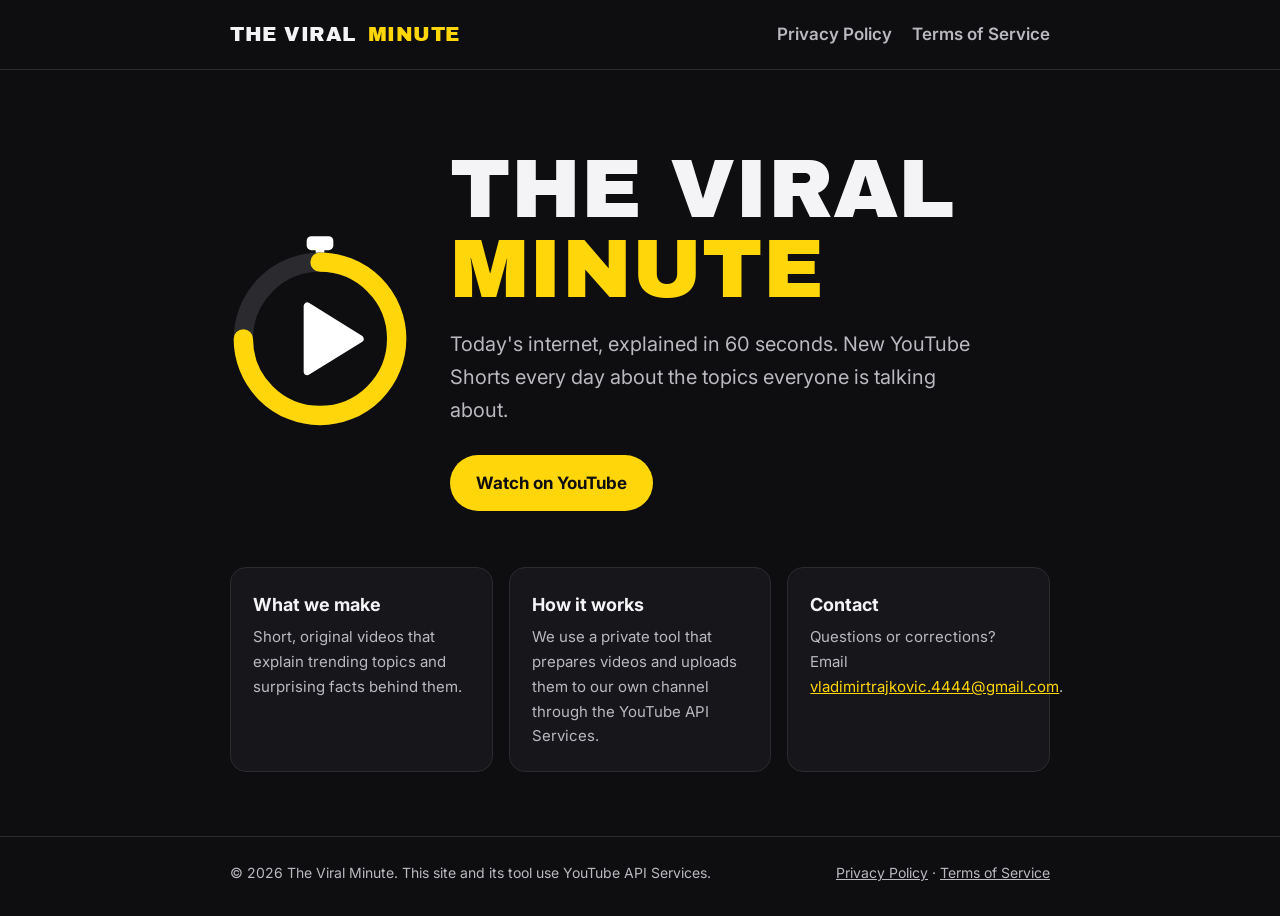
<file: index.html>
<!doctype html>
<html lang="en">
<head>
<meta charset="utf-8">
<meta name="viewport" content="width=device-width, initial-scale=1">
<title>The Viral Minute</title>
<meta name="description" content="Today's internet, explained in 60 seconds. New YouTube Shorts every day.">
<link rel="preconnect" href="https://fonts.googleapis.com">
<link rel="preconnect" href="https://fonts.gstatic.com" crossorigin>
<link href="https://fonts.googleapis.com/css2?family=Archivo+Black&family=Inter:wght@400;600;700&display=swap" rel="stylesheet">
<link rel="stylesheet" href="style.css">
<link rel="icon" href="data:image/svg+xml,%3Csvg xmlns='http://www.w3.org/2000/svg' viewBox='130 100 540 590'%3E%3Ccircle cx='400' cy='420' r='230' fill='none' stroke='%23FFD60A' stroke-width='58'/%3E%3Cpath d='M362 322 L362 518 L520 420 Z' fill='%23FFD60A'/%3E%3C/svg%3E">
</head>
<body>
<header>
  <div class="wrap">
    <a class="brand" href="index.html">THE VIRAL <span>MINUTE</span></a>
    <nav>
      <a href="privacy.html">Privacy Policy</a>
      <a href="terms.html">Terms of Service</a>
    </nav>
  </div>
</header>

<main class="wrap">
  <section class="hero">
    <svg width="180" height="197" viewBox="130 100 540 590" role="img" aria-label="The Viral Minute logo">
      <rect x="360" y="112" width="80" height="42" rx="14" fill="#FFFFFF"/>
      <rect x="387" y="148" width="26" height="30" fill="#FFFFFF"/>
      <circle cx="400" cy="420" r="230" fill="none" stroke="#2A2A2F" stroke-width="58"/>
      <path d="M400 190 A230 230 0 1 1 170 420" fill="none" stroke="#FFD60A" stroke-width="58" stroke-linecap="round"/>
      <path d="M362 322 L362 518 L520 420 Z" fill="#FFFFFF" stroke="#FFFFFF" stroke-width="22" stroke-linejoin="round"/>
    </svg>
    <div>
      <h1>THE VIRAL<br><span>MINUTE</span></h1>
      <p>Today's internet, explained in 60 seconds. New YouTube Shorts every day about the topics everyone is talking about.</p>
      <a class="btn" href="https://www.youtube.com/@The_Viral_Minute-m9h">Watch on YouTube</a>
    </div>
  </section>

  <section class="cards" aria-label="About the channel">
    <div class="card">
      <h2>What we make</h2>
      <p>Short, original videos that explain trending topics and surprising facts behind them.</p>
    </div>
    <div class="card">
      <h2>How it works</h2>
      <p>We use a private tool that prepares videos and uploads them to our own channel through the YouTube API Services.</p>
    </div>
    <div class="card">
      <h2>Contact</h2>
      <p>Questions or corrections? Email <a href="mailto:vladimirtrajkovic.4444@gmail.com">vladimirtrajkovic.4444@gmail.com</a>.</p>
    </div>
  </section>
</main>

<footer>
  <div class="wrap">
    <span>© 2026 The Viral Minute. This site and its tool use YouTube API Services.</span>
    <span><a href="privacy.html">Privacy Policy</a> · <a href="terms.html">Terms of Service</a></span>
  </div>
</footer>
</body>
</html>
</file>
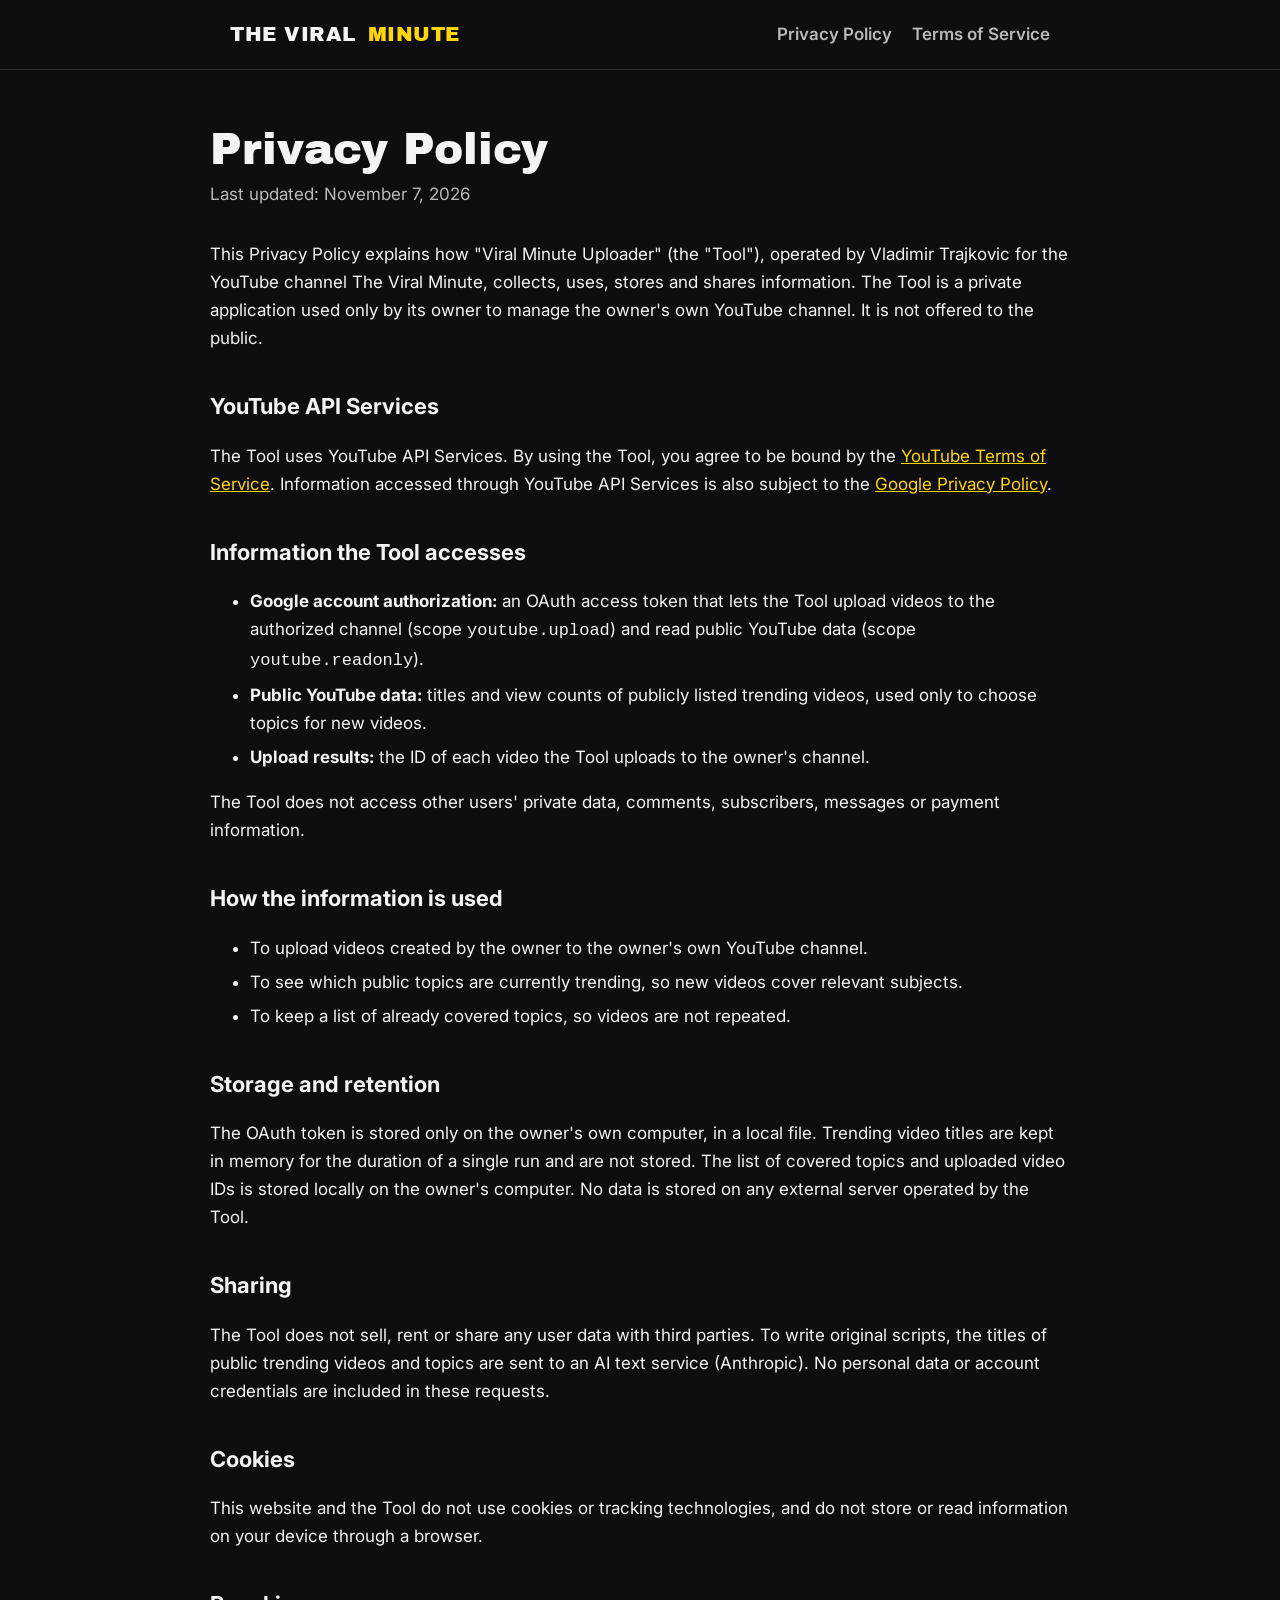
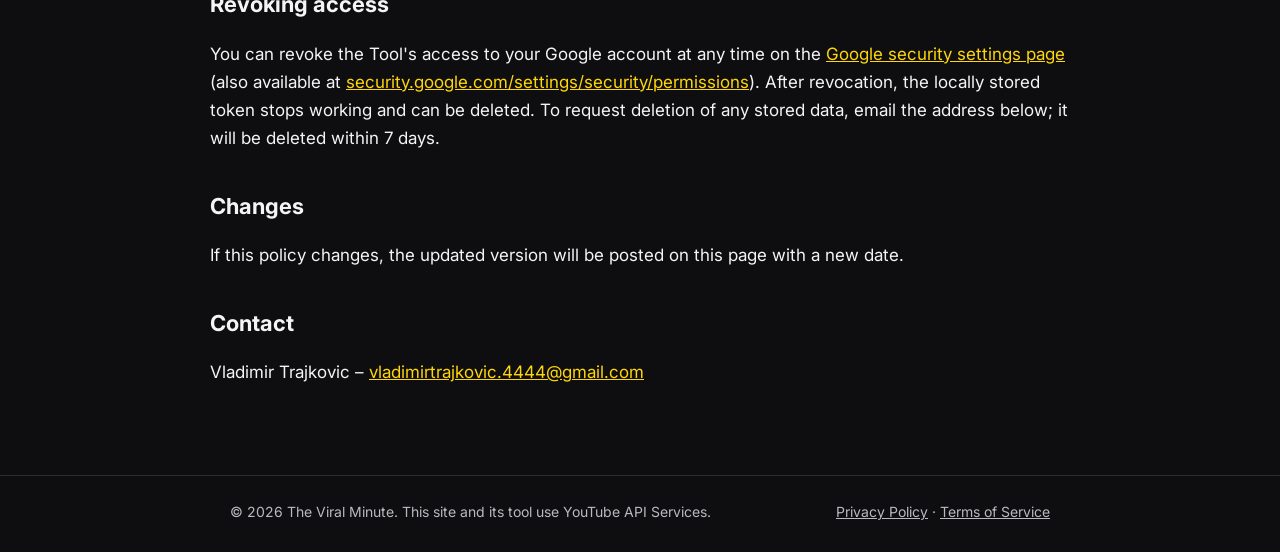
<file: privacy.html>
<!doctype html>
<html lang="en">
<head>
<meta charset="utf-8">
<meta name="viewport" content="width=device-width, initial-scale=1">
<title>Privacy Policy – The Viral Minute</title>
<link rel="preconnect" href="https://fonts.googleapis.com">
<link rel="preconnect" href="https://fonts.gstatic.com" crossorigin>
<link href="https://fonts.googleapis.com/css2?family=Archivo+Black&family=Inter:wght@400;600;700&display=swap" rel="stylesheet">
<link rel="stylesheet" href="style.css">
</head>
<body>
<header>
  <div class="wrap">
    <a class="brand" href="index.html">THE VIRAL <span>MINUTE</span></a>
    <nav>
      <a href="privacy.html">Privacy Policy</a>
      <a href="terms.html">Terms of Service</a>
    </nav>
  </div>
</header>

<main class="wrap doc">
  <h1>Privacy Policy</h1>
  <p class="updated">Last updated: November 7, 2026</p>

  <p>This Privacy Policy explains how "Viral Minute Uploader" (the "Tool"), operated by Vladimir Trajkovic for the YouTube channel The Viral Minute, collects, uses, stores and shares information. The Tool is a private application used only by its owner to manage the owner's own YouTube channel. It is not offered to the public.</p>

  <h2>YouTube API Services</h2>
  <p>The Tool uses YouTube API Services. By using the Tool, you agree to be bound by the <a href="https://www.youtube.com/t/terms">YouTube Terms of Service</a>. Information accessed through YouTube API Services is also subject to the <a href="https://policies.google.com/privacy">Google Privacy Policy</a>.</p>

  <h2>Information the Tool accesses</h2>
  <ul>
    <li><strong>Google account authorization:</strong> an OAuth access token that lets the Tool upload videos to the authorized channel (scope <code>youtube.upload</code>) and read public YouTube data (scope <code>youtube.readonly</code>).</li>
    <li><strong>Public YouTube data:</strong> titles and view counts of publicly listed trending videos, used only to choose topics for new videos.</li>
    <li><strong>Upload results:</strong> the ID of each video the Tool uploads to the owner's channel.</li>
  </ul>
  <p>The Tool does not access other users' private data, comments, subscribers, messages or payment information.</p>

  <h2>How the information is used</h2>
  <ul>
    <li>To upload videos created by the owner to the owner's own YouTube channel.</li>
    <li>To see which public topics are currently trending, so new videos cover relevant subjects.</li>
    <li>To keep a list of already covered topics, so videos are not repeated.</li>
  </ul>

  <h2>Storage and retention</h2>
  <p>The OAuth token is stored only on the owner's own computer, in a local file. Trending video titles are kept in memory for the duration of a single run and are not stored. The list of covered topics and uploaded video IDs is stored locally on the owner's computer. No data is stored on any external server operated by the Tool.</p>

  <h2>Sharing</h2>
  <p>The Tool does not sell, rent or share any user data with third parties. To write original scripts, the titles of public trending videos and topics are sent to an AI text service (Anthropic). No personal data or account credentials are included in these requests.</p>

  <h2>Cookies</h2>
  <p>This website and the Tool do not use cookies or tracking technologies, and do not store or read information on your device through a browser.</p>

  <h2>Revoking access</h2>
  <p>You can revoke the Tool's access to your Google account at any time on the <a href="https://myaccount.google.com/permissions">Google security settings page</a> (also available at <a href="https://security.google.com/settings/security/permissions">security.google.com/settings/security/permissions</a>). After revocation, the locally stored token stops working and can be deleted. To request deletion of any stored data, email the address below; it will be deleted within 7 days.</p>

  <h2>Changes</h2>
  <p>If this policy changes, the updated version will be posted on this page with a new date.</p>

  <h2>Contact</h2>
  <p>Vladimir Trajkovic – <a href="mailto:vladimirtrajkovic.4444@gmail.com">vladimirtrajkovic.4444@gmail.com</a></p>
</main>

<footer>
  <div class="wrap">
    <span>© 2026 The Viral Minute. This site and its tool use YouTube API Services.</span>
    <span><a href="privacy.html">Privacy Policy</a> · <a href="terms.html">Terms of Service</a></span>
  </div>
</footer>
</body>
</html>
</file>
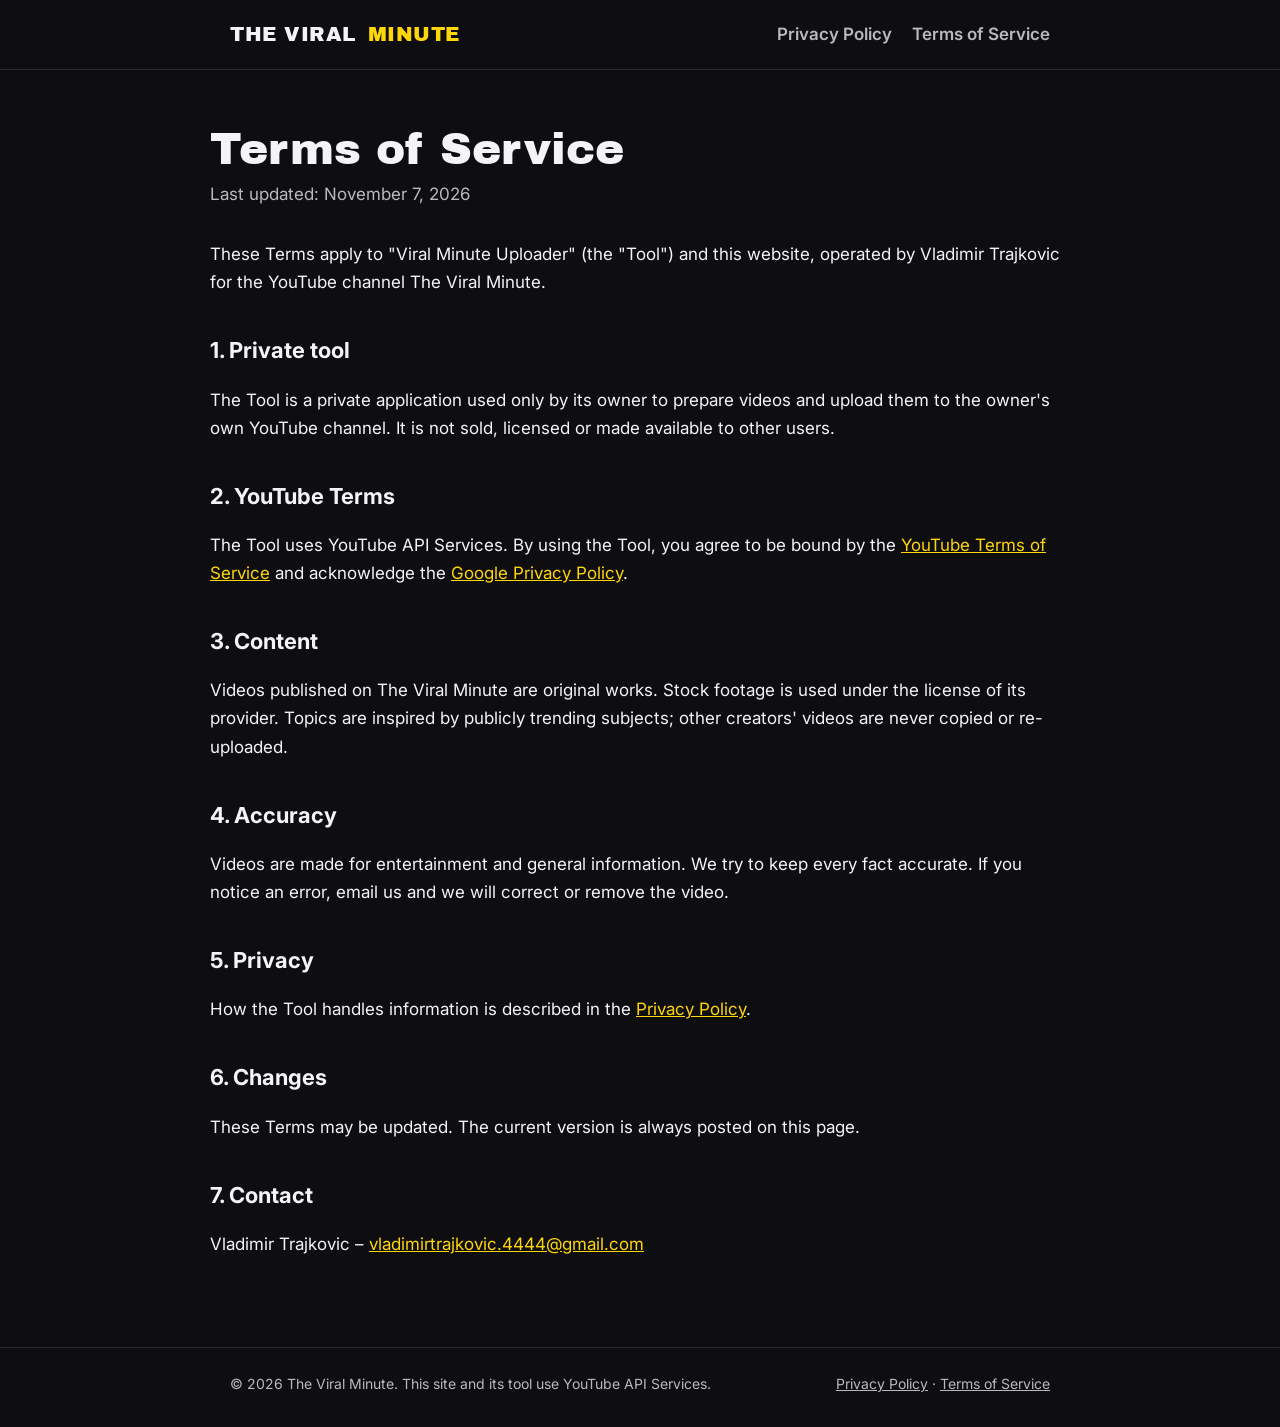
<file: terms.html>
<!doctype html>
<html lang="en">
<head>
<meta charset="utf-8">
<meta name="viewport" content="width=device-width, initial-scale=1">
<title>Terms of Service – The Viral Minute</title>
<link rel="preconnect" href="https://fonts.googleapis.com">
<link rel="preconnect" href="https://fonts.gstatic.com" crossorigin>
<link href="https://fonts.googleapis.com/css2?family=Archivo+Black&family=Inter:wght@400;600;700&display=swap" rel="stylesheet">
<link rel="stylesheet" href="style.css">
</head>
<body>
<header>
  <div class="wrap">
    <a class="brand" href="index.html">THE VIRAL <span>MINUTE</span></a>
    <nav>
      <a href="privacy.html">Privacy Policy</a>
      <a href="terms.html">Terms of Service</a>
    </nav>
  </div>
</header>

<main class="wrap doc">
  <h1>Terms of Service</h1>
  <p class="updated">Last updated: November 7, 2026</p>

  <p>These Terms apply to "Viral Minute Uploader" (the "Tool") and this website, operated by Vladimir Trajkovic for the YouTube channel The Viral Minute.</p>

  <h2>1. Private tool</h2>
  <p>The Tool is a private application used only by its owner to prepare videos and upload them to the owner's own YouTube channel. It is not sold, licensed or made available to other users.</p>

  <h2>2. YouTube Terms</h2>
  <p>The Tool uses YouTube API Services. By using the Tool, you agree to be bound by the <a href="https://www.youtube.com/t/terms">YouTube Terms of Service</a> and acknowledge the <a href="https://policies.google.com/privacy">Google Privacy Policy</a>.</p>

  <h2>3. Content</h2>
  <p>Videos published on The Viral Minute are original works. Stock footage is used under the license of its provider. Topics are inspired by publicly trending subjects; other creators' videos are never copied or re-uploaded.</p>

  <h2>4. Accuracy</h2>
  <p>Videos are made for entertainment and general information. We try to keep every fact accurate. If you notice an error, email us and we will correct or remove the video.</p>

  <h2>5. Privacy</h2>
  <p>How the Tool handles information is described in the <a href="privacy.html">Privacy Policy</a>.</p>

  <h2>6. Changes</h2>
  <p>These Terms may be updated. The current version is always posted on this page.</p>

  <h2>7. Contact</h2>
  <p>Vladimir Trajkovic – <a href="mailto:vladimirtrajkovic.4444@gmail.com">vladimirtrajkovic.4444@gmail.com</a></p>
</main>

<footer>
  <div class="wrap">
    <span>© 2026 The Viral Minute. This site and its tool use YouTube API Services.</span>
    <span><a href="privacy.html">Privacy Policy</a> · <a href="terms.html">Terms of Service</a></span>
  </div>
</footer>
</body>
</html>
</file>
<file: style.css>
:root {
  --bg: #0E0E10;
  --surface: #17171B;
  --line: #2A2A2F;
  --text: #F4F4F6;
  --muted: #B9B9C0;
  --accent: #FFD60A;
}
* { box-sizing: border-box; }
body {
  margin: 0;
  background: var(--bg);
  color: var(--text);
  font-family: Inter, system-ui, -apple-system, "Segoe UI", sans-serif;
  font-size: 17px;
  line-height: 1.65;
}
a { color: var(--accent); }
a:hover { color: #FFE45C; }
.wrap { max-width: 860px; margin: 0 auto; padding: 0 20px; }
header { border-bottom: 1px solid var(--line); }
header .wrap { display: flex; align-items: center; justify-content: space-between; gap: 16px; padding-top: 18px; padding-bottom: 18px; flex-wrap: wrap; }
.brand { display: flex; align-items: center; gap: 12px; color: var(--text); text-decoration: none; font-family: "Archivo Black", Impact, sans-serif; font-size: 20px; letter-spacing: 0.5px; }
.brand span { color: var(--accent); }
nav { display: flex; gap: 20px; flex-wrap: wrap; }
nav a { color: var(--muted); text-decoration: none; font-weight: 600; }
nav a:hover { color: var(--text); }
.hero { padding: 80px 0 56px; display: flex; gap: 40px; align-items: center; flex-wrap: wrap; }
.hero h1 { font-family: "Archivo Black", Impact, sans-serif; font-weight: 400; font-size: clamp(44px, 9vw, 84px); line-height: 0.95; margin: 0 0 18px; }
.hero h1 span { color: var(--accent); }
.hero p { color: var(--muted); font-size: 20px; margin: 0 0 28px; max-width: 520px; }
.btn { display: inline-block; background: var(--accent); color: #0E0E10; font-weight: 700; text-decoration: none; padding: 14px 26px; border-radius: 999px; }
.btn:hover { background: #FFE45C; color: #0E0E10; }
.cards { display: grid; grid-template-columns: repeat(auto-fit, minmax(220px, 1fr)); gap: 16px; padding-bottom: 64px; }
.card { background: var(--surface); border: 1px solid var(--line); border-radius: 16px; padding: 22px; }
.card h2 { font-size: 18px; margin: 0 0 6px; }
.card p { margin: 0; color: var(--muted); font-size: 15px; }
.doc { padding: 56px 0 72px; }
.doc h1 { font-family: "Archivo Black", Impact, sans-serif; font-weight: 400; font-size: 44px; line-height: 1.05; margin: 0 0 8px; }
.doc .updated { color: var(--muted); margin: 0 0 32px; }
.doc h2 { font-size: 22px; margin: 36px 0 8px; }
.doc li { margin-bottom: 6px; }
footer { border-top: 1px solid var(--line); color: var(--muted); font-size: 14px; }
footer .wrap { padding-top: 24px; padding-bottom: 32px; display: flex; justify-content: space-between; gap: 16px; flex-wrap: wrap; }
footer a { color: var(--muted); }
</file>
